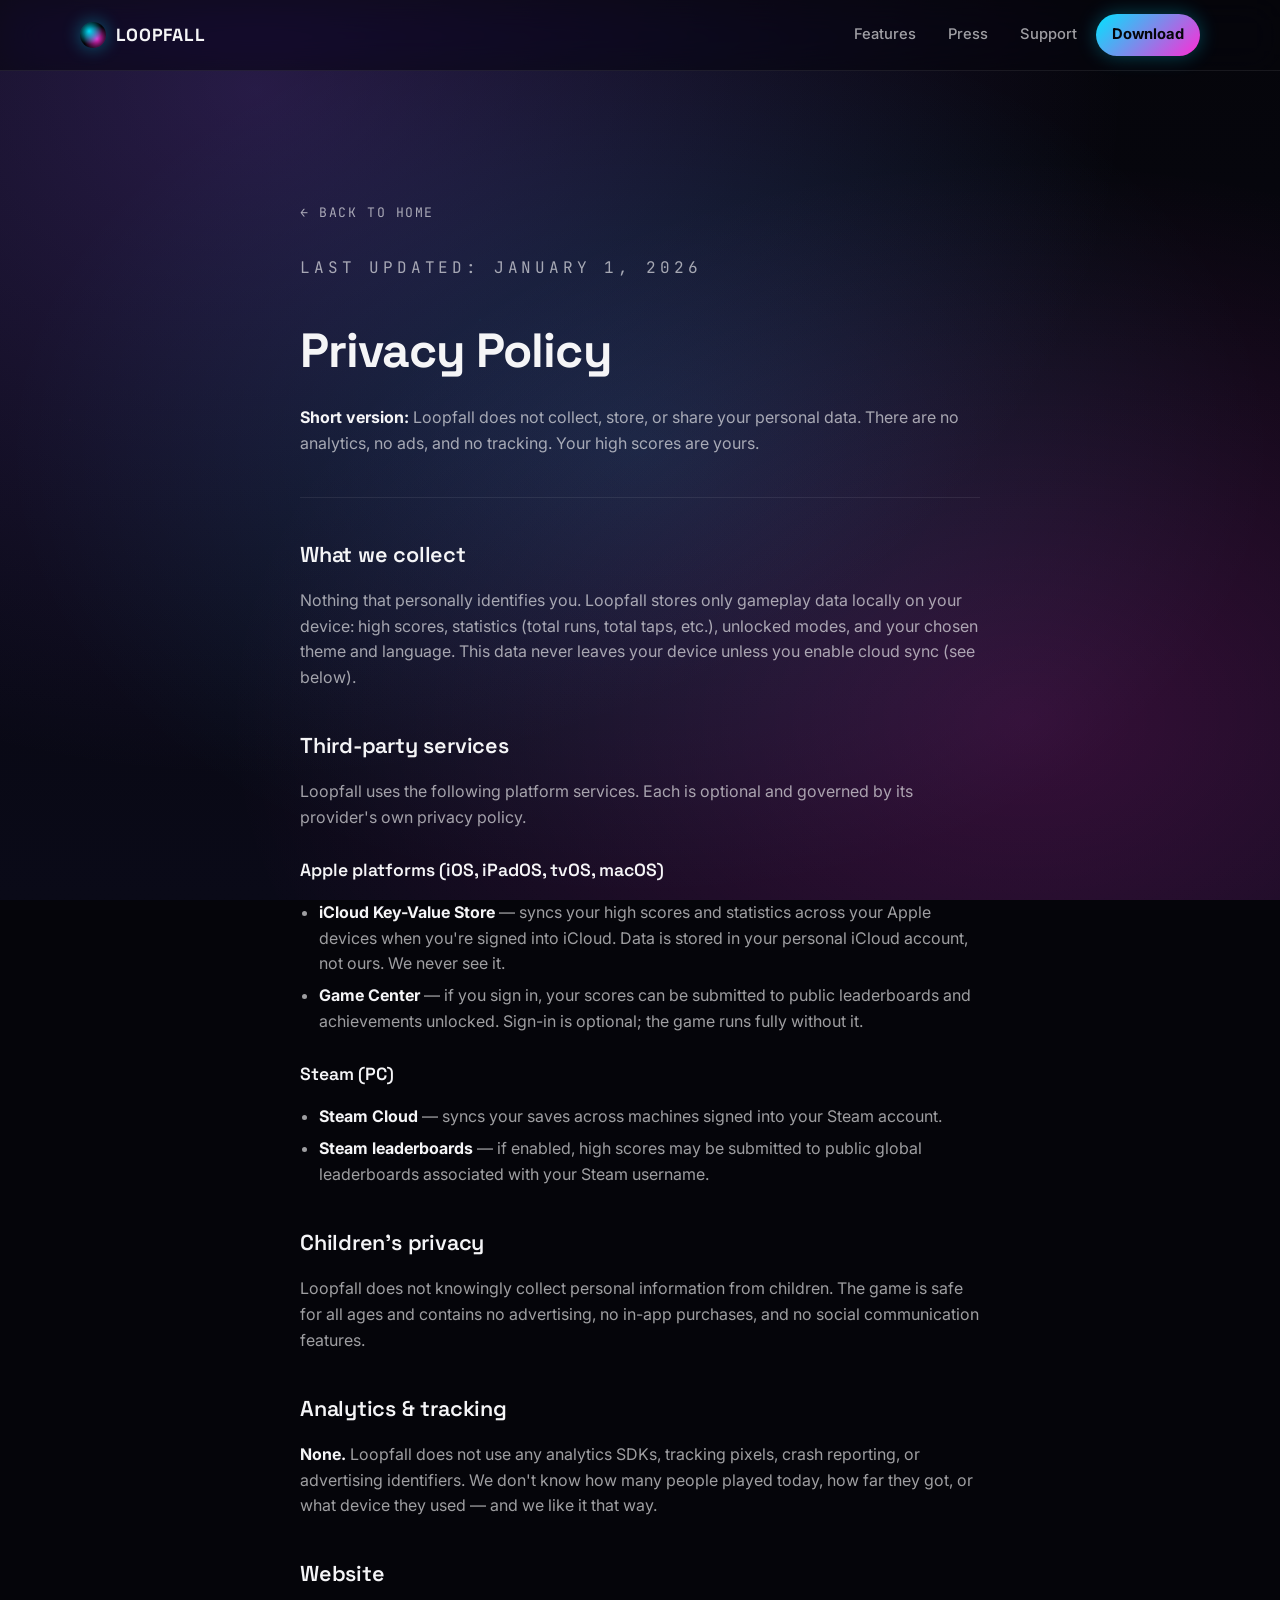
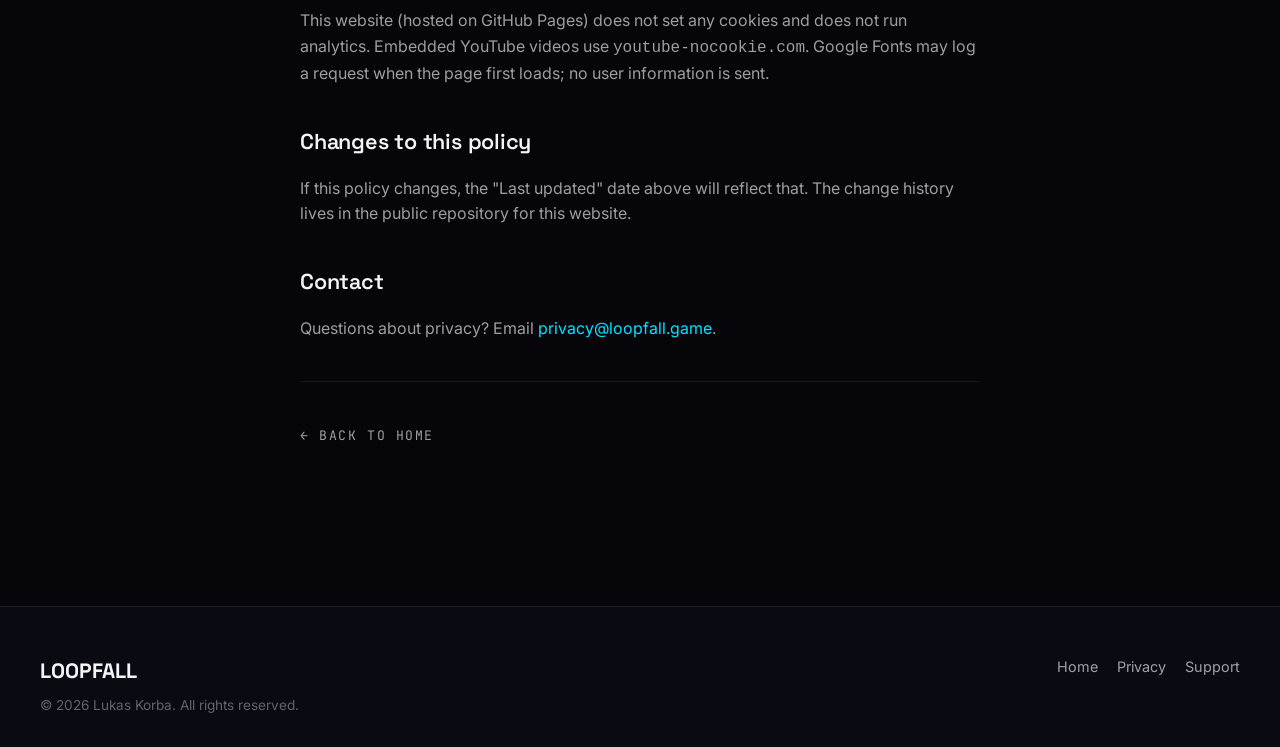
<file: docs/privacy.html>
<!DOCTYPE html>
<html lang="en">
<head>
  <meta charset="UTF-8">
  <meta name="viewport" content="width=device-width, initial-scale=1.0">
  <title>Privacy Policy — Loopfall</title>
  <meta name="description" content="Loopfall's privacy policy. The short version: we don't collect your personal data.">
  <meta name="theme-color" content="#05050a">
  <link rel="icon" type="image/png" href="assets/icons/favicon.png">
  <link rel="preconnect" href="https://fonts.googleapis.com">
  <link rel="preconnect" href="https://fonts.gstatic.com" crossorigin>
  <link href="https://fonts.googleapis.com/css2?family=Space+Grotesk:wght@400;500;600;700&family=Inter:wght@400;500;600&family=JetBrains+Mono:wght@400;500&display=swap" rel="stylesheet">
  <link rel="stylesheet" href="styles.css">
</head>
<body>
  <nav class="nav" aria-label="Primary">
    <div class="nav__inner">
      <a class="nav__brand" href="index.html">
        <span class="nav__mark" aria-hidden="true"></span>
        <span>LOOPFALL</span>
      </a>
      <div class="nav__links">
        <a href="index.html#features">Features</a>
        <a href="index.html#press">Press</a>
        <a href="support.html">Support</a>
        <a class="nav__cta" href="index.html#download">Download</a>
      </div>
    </div>
  </nav>

  <main class="longform">
    <a class="back-link" href="index.html">← Back to home</a>
    <p class="longform__kicker">Last updated: January 1, 2026</p>
    <h1>Privacy Policy</h1>

    <p>
      <strong>Short version:</strong> Loopfall does not collect, store, or share your personal data.
      There are no analytics, no ads, and no tracking. Your high scores are yours.
    </p>

    <hr>

    <h2>What we collect</h2>
    <p>
      Nothing that personally identifies you. Loopfall stores only gameplay data locally on your
      device: high scores, statistics (total runs, total taps, etc.), unlocked modes, and your
      chosen theme and language. This data never leaves your device unless you enable cloud sync
      (see below).
    </p>

    <h2>Third-party services</h2>
    <p>
      Loopfall uses the following platform services. Each is optional and governed by its provider's
      own privacy policy.
    </p>

    <h3>Apple platforms (iOS, iPadOS, tvOS, macOS)</h3>
    <ul>
      <li>
        <strong>iCloud Key-Value Store</strong> — syncs your high scores and statistics across your
        Apple devices when you're signed into iCloud. Data is stored in your personal iCloud account,
        not ours. We never see it.
      </li>
      <li>
        <strong>Game Center</strong> — if you sign in, your scores can be submitted to public
        leaderboards and achievements unlocked. Sign-in is optional; the game runs fully without it.
      </li>
    </ul>

    <h3>Steam (PC)</h3>
    <ul>
      <li>
        <strong>Steam Cloud</strong> — syncs your saves across machines signed into your Steam account.
      </li>
      <li>
        <strong>Steam leaderboards</strong> — if enabled, high scores may be submitted to public
        global leaderboards associated with your Steam username.
      </li>
    </ul>

    <h2>Children's privacy</h2>
    <p>
      Loopfall does not knowingly collect personal information from children. The game is safe for
      all ages and contains no advertising, no in-app purchases, and no social communication features.
    </p>

    <h2>Analytics &amp; tracking</h2>
    <p>
      <strong>None.</strong> Loopfall does not use any analytics SDKs, tracking pixels, crash
      reporting, or advertising identifiers. We don't know how many people played today, how far
      they got, or what device they used — and we like it that way.
    </p>

    <h2>Website</h2>
    <p>
      This website (hosted on GitHub Pages) does not set any cookies and does not run analytics.
      Embedded YouTube videos use <code>youtube-nocookie.com</code>. Google Fonts may log a request
      when the page first loads; no user information is sent.
    </p>

    <h2>Changes to this policy</h2>
    <p>
      If this policy changes, the "Last updated" date above will reflect that. The change history
      lives in the public repository for this website.
    </p>

    <h2>Contact</h2>
    <p>
      Questions about privacy? Email
      <a href="mailto:privacy@loopfall.game">privacy@loopfall.game</a>.
    </p>

    <hr>
    <a class="back-link" href="index.html">← Back to home</a>
  </main>

  <footer class="footer">
    <div class="footer__inner">
      <div class="footer__brand">
        <span class="footer__title">LOOPFALL</span>
        <span class="footer__meta">© <span id="js-year">2026</span> Lukas Korba. All rights reserved.</span>
      </div>
      <div class="footer__right">
        <div class="footer__links">
          <a href="index.html">Home</a>
          <a href="privacy.html">Privacy</a>
          <a href="support.html">Support</a>
        </div>
      </div>
    </div>
  </footer>

  <script src="script.js" defer></script>
</body>
</html>
</file>
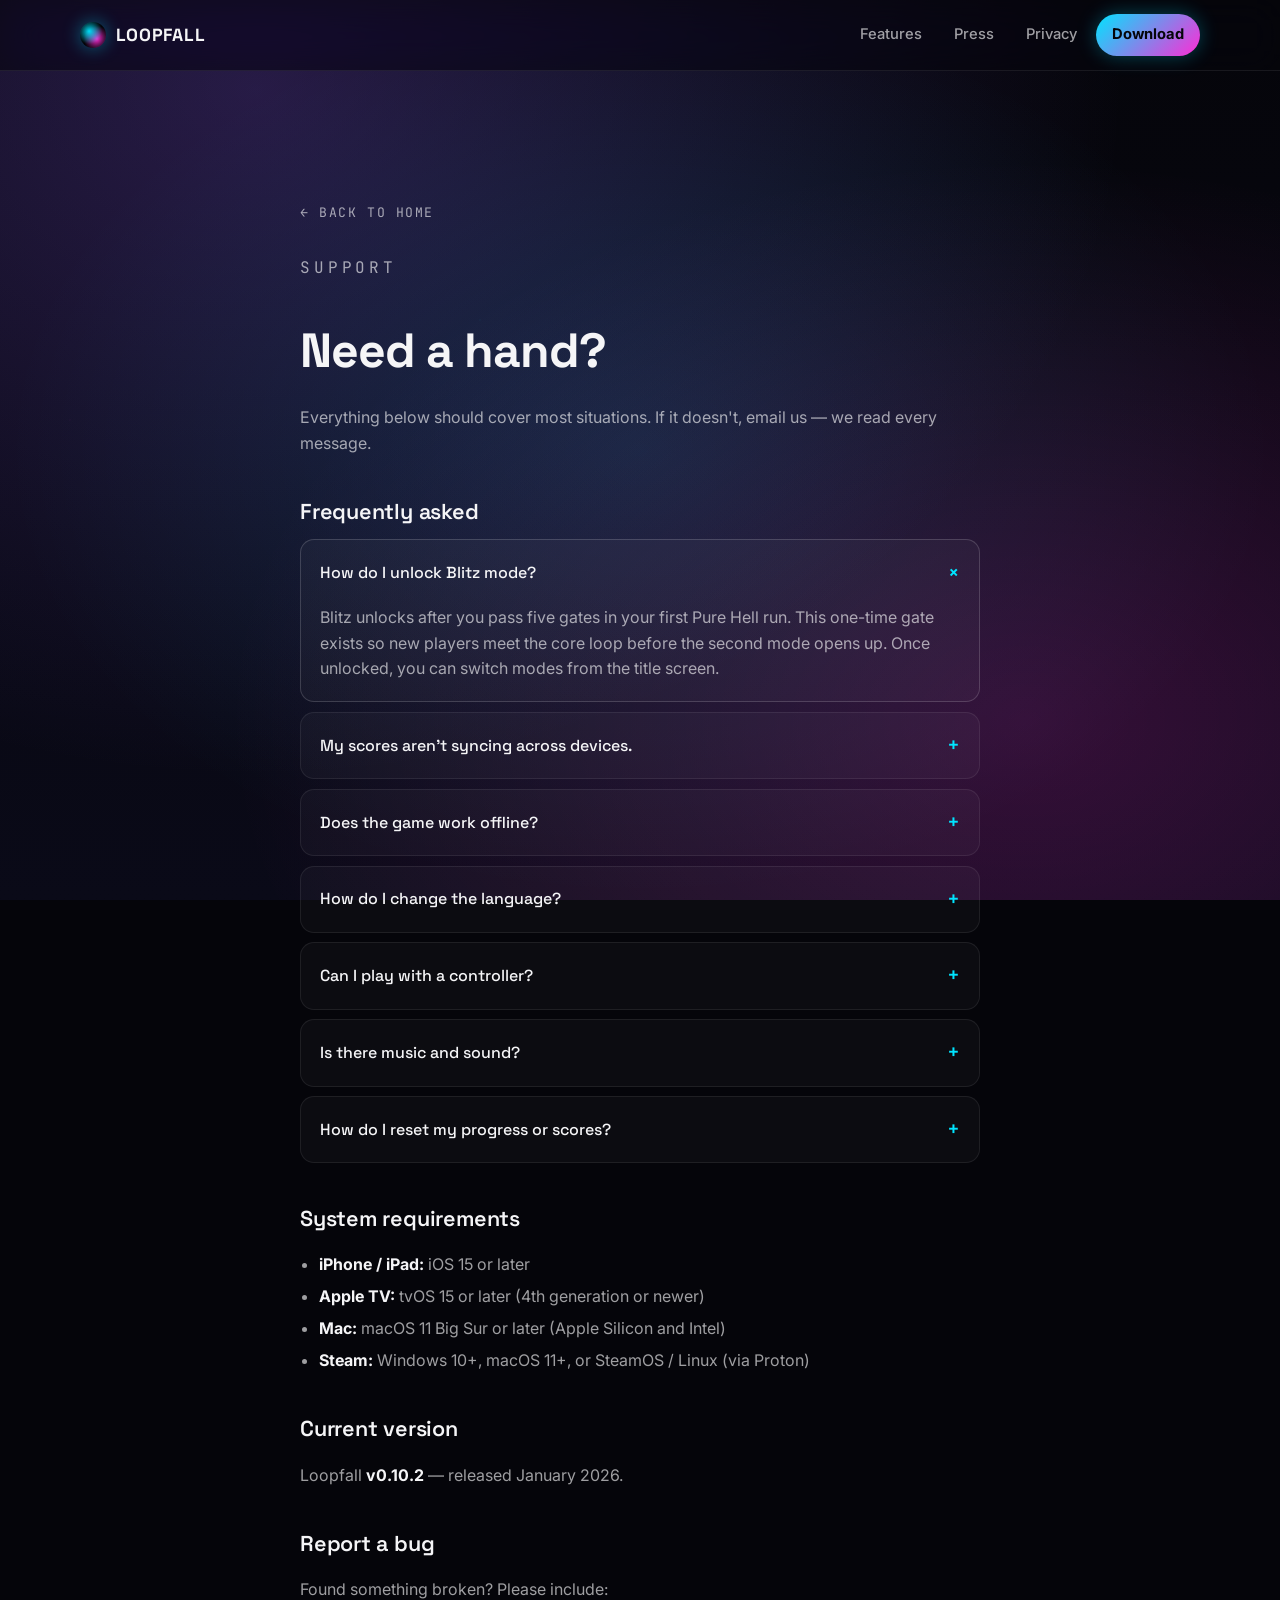
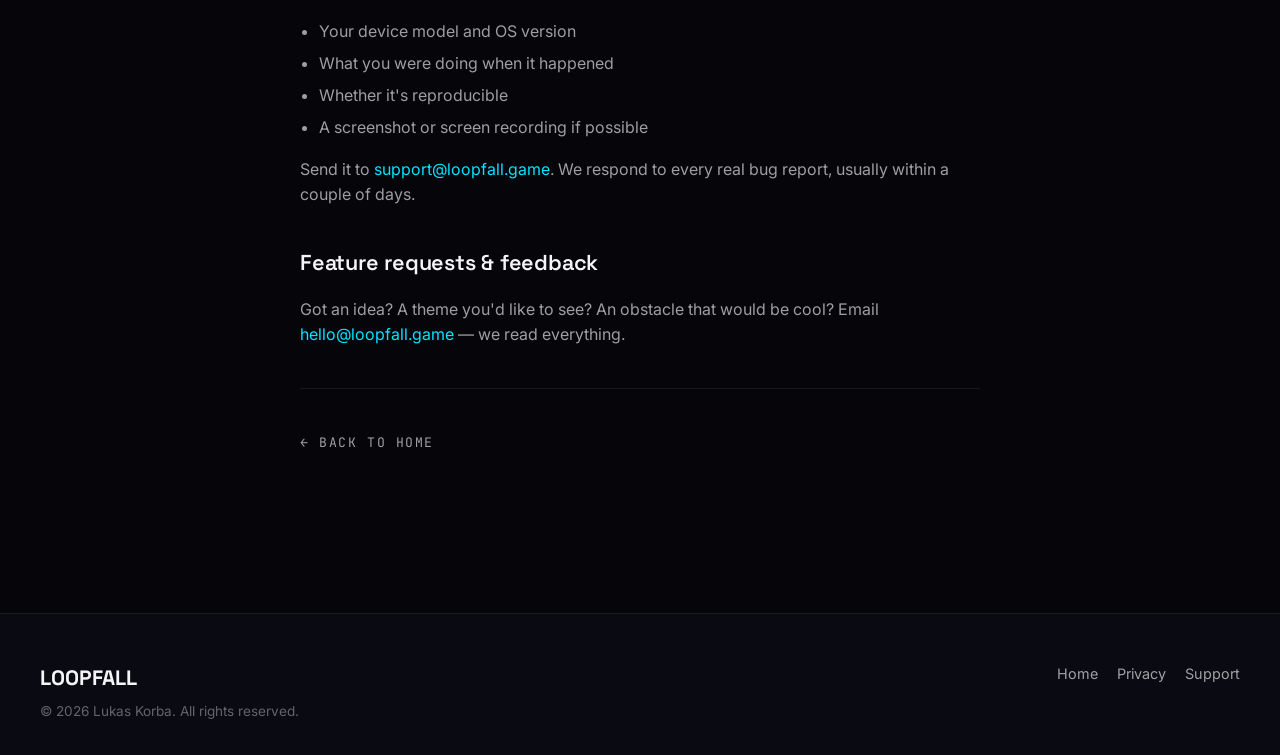
<file: docs/support.html>
<!DOCTYPE html>
<html lang="en">
<head>
  <meta charset="UTF-8">
  <meta name="viewport" content="width=device-width, initial-scale=1.0">
  <title>Support &amp; FAQ — Loopfall</title>
  <meta name="description" content="Loopfall support, FAQ, system requirements, and contact.">
  <meta name="theme-color" content="#05050a">
  <link rel="icon" type="image/png" href="assets/icons/favicon.png">
  <link rel="preconnect" href="https://fonts.googleapis.com">
  <link rel="preconnect" href="https://fonts.gstatic.com" crossorigin>
  <link href="https://fonts.googleapis.com/css2?family=Space+Grotesk:wght@400;500;600;700&family=Inter:wght@400;500;600&family=JetBrains+Mono:wght@400;500&display=swap" rel="stylesheet">
  <link rel="stylesheet" href="styles.css">
</head>
<body>
  <nav class="nav" aria-label="Primary">
    <div class="nav__inner">
      <a class="nav__brand" href="index.html">
        <span class="nav__mark" aria-hidden="true"></span>
        <span>LOOPFALL</span>
      </a>
      <div class="nav__links">
        <a href="index.html#features">Features</a>
        <a href="index.html#press">Press</a>
        <a href="privacy.html">Privacy</a>
        <a class="nav__cta" href="index.html#download">Download</a>
      </div>
    </div>
  </nav>

  <main class="longform">
    <a class="back-link" href="index.html">← Back to home</a>
    <p class="longform__kicker">Support</p>
    <h1>Need a hand?</h1>
    <p>Everything below should cover most situations. If it doesn't, email us — we read every message.</p>

    <h2>Frequently asked</h2>

    <details class="faq__item" open>
      <summary>How do I unlock Blitz mode?</summary>
      <div class="faq__body">
        <p>
          Blitz unlocks after you pass five gates in your first Pure Hell run. This one-time gate
          exists so new players meet the core loop before the second mode opens up. Once unlocked,
          you can switch modes from the title screen.
        </p>
      </div>
    </details>

    <details class="faq__item">
      <summary>My scores aren't syncing across devices.</summary>
      <div class="faq__body">
        <p>
          On Apple devices: scores sync via iCloud Key-Value Store. Make sure you're signed into the
          same iCloud account on both devices and that iCloud Drive is enabled in Settings.
          Sync can take up to a minute after a new high score is set.
        </p>
        <p>
          On Steam: Steam Cloud syncs saves across PCs signed into the same Steam account. Confirm
          Steam Cloud is enabled for Loopfall in your Steam library properties.
        </p>
      </div>
    </details>

    <details class="faq__item">
      <summary>Does the game work offline?</summary>
      <div class="faq__body">
        <p>
          Yes, fully. Loopfall requires no internet connection to play. Cloud sync and public
          leaderboards require a connection, but your local high scores are always available offline.
        </p>
      </div>
    </details>

    <details class="faq__item">
      <summary>How do I change the language?</summary>
      <div class="faq__body">
        <p>
          By default, Loopfall follows your system language. You can also set it manually from the
          Settings screen. Seven languages are supported: English, German, Spanish, French, Italian,
          Russian, and Brazilian Portuguese.
        </p>
      </div>
    </details>

    <details class="faq__item">
      <summary>Can I play with a controller?</summary>
      <div class="faq__body">
        <p>
          Yes. The game supports MFi / standard Bluetooth controllers on Apple platforms and
          Xbox / PlayStation / Steam controllers on Steam. The Apple TV version also fully
          supports the Siri Remote.
        </p>
      </div>
    </details>

    <details class="faq__item">
      <summary>Is there music and sound?</summary>
      <div class="faq__body">
        <p>
          There is. Each run is scored live. You can toggle music, sound effects, and voice
          independently from the Settings screen if you prefer silence or want to play with your
          own soundtrack.
        </p>
      </div>
    </details>

    <details class="faq__item">
      <summary>How do I reset my progress or scores?</summary>
      <div class="faq__body">
        <p>
          Deleting and reinstalling the app resets local progress. Note that if you had iCloud or
          Steam Cloud sync enabled, restoring from the cloud may bring previous scores back — you
          can turn off sync in your device settings before reinstalling to prevent this.
        </p>
      </div>
    </details>

    <h2>System requirements</h2>
    <ul>
      <li><strong>iPhone / iPad:</strong> iOS 15 or later</li>
      <li><strong>Apple TV:</strong> tvOS 15 or later (4th generation or newer)</li>
      <li><strong>Mac:</strong> macOS 11 Big Sur or later (Apple Silicon and Intel)</li>
      <li><strong>Steam:</strong> Windows 10+, macOS 11+, or SteamOS / Linux (via Proton)</li>
    </ul>

    <h2>Current version</h2>
    <p>Loopfall <strong>v0.10.2</strong> — released January 2026.</p>

    <h2>Report a bug</h2>
    <p>
      Found something broken? Please include:
    </p>
    <ul>
      <li>Your device model and OS version</li>
      <li>What you were doing when it happened</li>
      <li>Whether it's reproducible</li>
      <li>A screenshot or screen recording if possible</li>
    </ul>
    <p>
      Send it to <a href="mailto:support@loopfall.game">support@loopfall.game</a>. We respond to
      every real bug report, usually within a couple of days.
    </p>

    <h2>Feature requests &amp; feedback</h2>
    <p>
      Got an idea? A theme you'd like to see? An obstacle that would be cool? Email
      <a href="mailto:hello@loopfall.game">hello@loopfall.game</a> — we read everything.
    </p>

    <hr>
    <a class="back-link" href="index.html">← Back to home</a>
  </main>

  <footer class="footer">
    <div class="footer__inner">
      <div class="footer__brand">
        <span class="footer__title">LOOPFALL</span>
        <span class="footer__meta">© <span id="js-year">2026</span> Lukas Korba. All rights reserved.</span>
      </div>
      <div class="footer__right">
        <div class="footer__links">
          <a href="index.html">Home</a>
          <a href="privacy.html">Privacy</a>
          <a href="support.html">Support</a>
        </div>
      </div>
    </div>
  </footer>

  <script src="script.js" defer></script>
</body>
</html>
</file>
<file: docs/styles.css>
/* =========================================================================
   Loopfall — marketing site styles
   Palette mirrors the game's neon-on-dark aesthetic (chromatic aberration,
   dark track, three-color contrast rule: cyan / magenta / yellow accents).
   ========================================================================= */

:root {
  /* Base surfaces */
  --bg-void:        #05050a;
  --bg-deep:        #0a0a12;
  --bg-elevated:    #11111c;
  --bg-card:        rgba(255, 255, 255, 0.03);
  --bg-card-hover:  rgba(255, 255, 255, 0.05);
  --border-subtle:  rgba(255, 255, 255, 0.08);
  --border-strong:  rgba(255, 255, 255, 0.16);

  /* Text */
  --text-primary:   #f5f5f7;
  --text-secondary: rgba(245, 245, 247, 0.64);
  --text-tertiary:  rgba(245, 245, 247, 0.38);

  /* Neon accents — the game's identity */
  --neon-cyan:      #00e5ff;
  --neon-magenta:   #ff2bd6;
  --neon-yellow:    #ffd60a;
  --neon-violet:    #8b5cf6;
  --neon-green:     #00ff88;

  /* Gradients */
  --grad-hero:      radial-gradient(ellipse at 20% 10%, rgba(139, 92, 246, 0.25), transparent 60%),
                    radial-gradient(ellipse at 80% 80%, rgba(255, 43, 214, 0.18), transparent 55%),
                    radial-gradient(ellipse at 50% 50%, rgba(0, 229, 255, 0.12), transparent 70%),
                    linear-gradient(180deg, #05050a 0%, #0a0a18 100%);
  --grad-accent:    linear-gradient(135deg, var(--neon-cyan) 0%, var(--neon-magenta) 100%);
  --grad-accent-soft: linear-gradient(135deg, rgba(0, 229, 255, 0.15) 0%, rgba(255, 43, 214, 0.15) 100%);

  /* Shadows / glows */
  --glow-cyan:      0 0 40px rgba(0, 229, 255, 0.35);
  --glow-magenta:   0 0 40px rgba(255, 43, 214, 0.35);
  --shadow-card:    0 20px 60px -30px rgba(0, 0, 0, 0.8),
                    0 1px 0 rgba(255, 255, 255, 0.04) inset;

  /* Typography */
  --font-display:   "Space Grotesk", system-ui, -apple-system, sans-serif;
  --font-body:      "Inter", system-ui, -apple-system, sans-serif;
  --font-mono:      "JetBrains Mono", ui-monospace, "SF Mono", Menlo, monospace;

  /* Layout */
  --maxw:           1200px;
  --pad-x:          clamp(1.25rem, 4vw, 2.5rem);
  --section-y:      clamp(4rem, 10vw, 8rem);
  --radius-sm:      8px;
  --radius-md:      14px;
  --radius-lg:      24px;

  /* Motion */
  --ease-out:       cubic-bezier(0.16, 1, 0.3, 1);
  --ease-in-out:    cubic-bezier(0.65, 0, 0.35, 1);
}

/* Reset */
*, *::before, *::after { box-sizing: border-box; }
html { scroll-behavior: smooth; -webkit-text-size-adjust: 100%; }
body {
  margin: 0;
  background: var(--bg-void);
  color: var(--text-primary);
  font-family: var(--font-body);
  font-size: 16px;
  line-height: 1.6;
  -webkit-font-smoothing: antialiased;
  -moz-osx-font-smoothing: grayscale;
  overflow-x: hidden;
}
img, video, iframe { max-width: 100%; display: block; }
a { color: var(--neon-cyan); text-decoration: none; transition: color 160ms var(--ease-out); }
a:hover { color: var(--neon-magenta); }
button { font-family: inherit; cursor: pointer; }

/* Ambient backdrop — low-res animated gradient noise */
body::before {
  content: "";
  position: fixed;
  inset: 0;
  z-index: -2;
  background: var(--grad-hero);
  pointer-events: none;
}
body::after {
  content: "";
  position: fixed;
  inset: 0;
  z-index: -1;
  pointer-events: none;
  background-image:
    radial-gradient(1px 1px at 20% 30%, rgba(255,255,255,0.35), transparent 50%),
    radial-gradient(1px 1px at 70% 80%, rgba(255,255,255,0.22), transparent 50%),
    radial-gradient(1px 1px at 90% 10%, rgba(255,255,255,0.28), transparent 50%),
    radial-gradient(1px 1px at 40% 90%, rgba(255,255,255,0.18), transparent 50%),
    radial-gradient(2px 2px at 60% 40%, rgba(0,229,255,0.18), transparent 50%),
    radial-gradient(2px 2px at 10% 60%, rgba(255,43,214,0.18), transparent 50%);
  background-size: 400px 400px, 500px 500px, 300px 300px, 600px 600px, 800px 800px, 700px 700px;
  opacity: 0.5;
  animation: drift 80s linear infinite;
}
@keyframes drift {
  from { background-position: 0 0, 0 0, 0 0, 0 0, 0 0, 0 0; }
  to   { background-position: 400px 400px, -500px 500px, 300px -300px, -600px 600px, 800px -800px, -700px 700px; }
}

@media (prefers-reduced-motion: reduce) {
  body::after { animation: none; }
  *, *::before, *::after {
    animation-duration: 0.01ms !important;
    animation-iteration-count: 1 !important;
    transition-duration: 0.01ms !important;
  }
  html { scroll-behavior: auto; }
}

/* =========================================================================
   Nav
   ========================================================================= */
.nav {
  position: sticky;
  top: 0;
  z-index: 50;
  backdrop-filter: saturate(180%) blur(18px);
  -webkit-backdrop-filter: saturate(180%) blur(18px);
  background: rgba(5, 5, 10, 0.6);
  border-bottom: 1px solid var(--border-subtle);
}
.nav__inner {
  max-width: var(--maxw);
  margin: 0 auto;
  padding: 0.9rem var(--pad-x);
  display: flex;
  align-items: center;
  justify-content: space-between;
  gap: 1rem;
}
.nav__brand {
  font-family: var(--font-display);
  font-weight: 700;
  font-size: 1.1rem;
  letter-spacing: 0.04em;
  color: var(--text-primary);
  display: inline-flex;
  align-items: center;
  gap: 0.6rem;
}
.nav__brand:hover { color: var(--text-primary); }
.nav__mark {
  width: 26px; height: 26px;
  border-radius: 50%;
  background:
    radial-gradient(circle at 35% 35%, var(--neon-cyan), transparent 55%),
    radial-gradient(circle at 65% 65%, var(--neon-magenta), transparent 55%),
    var(--bg-void);
  box-shadow: 0 0 18px rgba(0, 229, 255, 0.4), inset 0 0 8px rgba(0, 0, 0, 0.6);
}
.nav__links {
  display: flex;
  gap: 0.4rem;
  align-items: center;
}
.nav__links a {
  color: var(--text-secondary);
  font-weight: 500;
  font-size: 0.92rem;
  padding: 0.5rem 0.8rem;
  border-radius: var(--radius-sm);
  transition: color 160ms, background 160ms;
}
.nav__links a:hover {
  color: var(--text-primary);
  background: var(--bg-card);
}
.nav__cta {
  padding: 0.55rem 1rem !important;
  background: var(--grad-accent);
  color: #05050a !important;
  font-weight: 700 !important;
  border-radius: 999px !important;
  box-shadow: 0 0 20px rgba(0, 229, 255, 0.3);
}
.nav__cta:hover { transform: translateY(-1px); color: #05050a !important; }

@media (max-width: 640px) {
  .nav__links a:not(.nav__cta) { display: none; }
}

/* =========================================================================
   Hero
   ========================================================================= */
.hero {
  position: relative;
  padding: clamp(4rem, 10vh, 7rem) var(--pad-x) clamp(4rem, 10vh, 6rem);
  min-height: 92vh;
  display: flex;
  align-items: center;
  justify-content: center;
  overflow: hidden;
}
.hero__torus {
  position: absolute;
  top: 50%;
  left: 50%;
  transform: translate(-50%, -50%);
  width: min(90vw, 900px);
  aspect-ratio: 1;
  opacity: 0.35;
  pointer-events: none;
  animation: slow-spin 60s linear infinite;
}
@keyframes slow-spin {
  from { transform: translate(-50%, -50%) rotate(0deg); }
  to   { transform: translate(-50%, -50%) rotate(360deg); }
}
.hero__inner {
  position: relative;
  text-align: center;
  max-width: 880px;
  z-index: 2;
}
.hero__eyebrow {
  display: inline-block;
  font-family: var(--font-mono);
  font-size: 0.78rem;
  letter-spacing: 0.24em;
  text-transform: uppercase;
  color: var(--neon-cyan);
  padding: 0.4rem 0.9rem;
  border: 1px solid rgba(0, 229, 255, 0.3);
  border-radius: 999px;
  background: rgba(0, 229, 255, 0.06);
  margin-bottom: 1.6rem;
}

/* Title with chromatic aberration — mirrors the game's CMYK channel split */
.hero__title {
  font-family: var(--font-display);
  font-weight: 700;
  font-size: clamp(3.5rem, 11vw, 8.5rem);
  line-height: 0.95;
  letter-spacing: -0.03em;
  margin: 0 0 1.2rem;
  position: relative;
  color: var(--text-primary);
  text-shadow:
    -0.035em 0 rgba(0, 229, 255, 0.7),
     0.035em 0 rgba(255, 43, 214, 0.7);
  animation: chromaShift 6s ease-in-out infinite;
}
@keyframes chromaShift {
  0%, 100% {
    text-shadow:
      -0.035em 0 rgba(0, 229, 255, 0.7),
       0.035em 0 rgba(255, 43, 214, 0.7);
  }
  50% {
    text-shadow:
      -0.018em -0.004em rgba(0, 229, 255, 0.85),
       0.018em  0.004em rgba(255, 43, 214, 0.85),
       0 0 0.3em rgba(255, 214, 10, 0.15);
  }
}

.hero__tagline {
  font-size: clamp(1.1rem, 2.4vw, 1.5rem);
  color: var(--text-secondary);
  max-width: 32ch;
  margin: 0 auto 2.4rem;
  line-height: 1.45;
}
.hero__tagline strong {
  color: var(--text-primary);
  font-weight: 600;
}

.hero__ctas {
  display: flex;
  gap: 1rem;
  justify-content: center;
  flex-wrap: wrap;
  align-items: center;
}

/* App Store badge (approximation of Apple's black badge — replace with official asset) */
.appstore-badge {
  display: inline-flex;
  align-items: center;
  gap: 0.7rem;
  padding: 0.75rem 1.25rem;
  background: #000;
  border: 1px solid rgba(255,255,255,0.2);
  border-radius: 12px;
  color: #fff !important;
  text-decoration: none;
  transition: transform 160ms var(--ease-out), box-shadow 160ms;
  min-height: 52px;
}
.appstore-badge:hover {
  transform: translateY(-2px);
  box-shadow: var(--glow-cyan);
  color: #fff !important;
}
.appstore-badge svg { flex-shrink: 0; }
.appstore-badge__kicker {
  display: block;
  font-size: 0.65rem;
  letter-spacing: 0.08em;
  color: rgba(255,255,255,0.7);
  line-height: 1;
  margin-bottom: 2px;
}
.appstore-badge__label {
  font-size: 1.15rem;
  font-weight: 500;
  line-height: 1;
}

.btn-ghost {
  display: inline-flex;
  align-items: center;
  gap: 0.5rem;
  padding: 0.85rem 1.4rem;
  border: 1px solid var(--border-strong);
  background: var(--bg-card);
  color: var(--text-primary) !important;
  border-radius: 12px;
  font-weight: 500;
  font-size: 0.95rem;
  transition: background 160ms, border-color 160ms, transform 160ms;
  min-height: 52px;
}
.btn-ghost:hover {
  background: var(--bg-card-hover);
  border-color: var(--neon-cyan);
  transform: translateY(-2px);
}

.hero__platforms {
  margin-top: 2.2rem;
  display: flex;
  justify-content: center;
  align-items: center;
  gap: 1.6rem;
  flex-wrap: wrap;
  color: var(--text-tertiary);
  font-size: 0.82rem;
  letter-spacing: 0.14em;
  text-transform: uppercase;
  font-family: var(--font-mono);
}
.hero__platforms span {
  display: inline-flex;
  align-items: center;
  gap: 0.4rem;
}

/* =========================================================================
   Section scaffold
   ========================================================================= */
.section {
  padding: var(--section-y) var(--pad-x);
  max-width: var(--maxw);
  margin: 0 auto;
  position: relative;
}
.section__head {
  margin-bottom: clamp(2rem, 5vw, 3.5rem);
}
.section__eyebrow {
  font-family: var(--font-mono);
  font-size: 0.78rem;
  letter-spacing: 0.24em;
  text-transform: uppercase;
  color: var(--neon-magenta);
  margin: 0 0 0.9rem;
}
.section__title {
  font-family: var(--font-display);
  font-weight: 700;
  font-size: clamp(2rem, 5vw, 3.5rem);
  line-height: 1.05;
  letter-spacing: -0.02em;
  margin: 0 0 0.6rem;
}
.section__lede {
  font-size: 1.1rem;
  color: var(--text-secondary);
  max-width: 60ch;
  margin: 0;
}

/* =========================================================================
   Trailer
   ========================================================================= */
.trailer__frame {
  position: relative;
  aspect-ratio: 16 / 9;
  border-radius: var(--radius-lg);
  overflow: hidden;
  background: var(--bg-elevated);
  border: 1px solid var(--border-subtle);
  box-shadow: var(--shadow-card);
}
.trailer__frame::before {
  content: "";
  position: absolute;
  inset: -2px;
  border-radius: var(--radius-lg);
  background: var(--grad-accent);
  opacity: 0;
  transition: opacity 300ms var(--ease-out);
  z-index: -1;
  filter: blur(20px);
}
.trailer__frame:hover::before { opacity: 0.6; }
.trailer__frame iframe { width: 100%; height: 100%; border: 0; }

/* =========================================================================
   Features
   ========================================================================= */
.features {
  display: grid;
  grid-template-columns: repeat(auto-fit, minmax(280px, 1fr));
  gap: 1.2rem;
}
.feature {
  padding: 1.8rem;
  background: var(--bg-card);
  border: 1px solid var(--border-subtle);
  border-radius: var(--radius-md);
  transition: background 220ms var(--ease-out), border-color 220ms, transform 220ms;
  position: relative;
  overflow: hidden;
}
.feature::before {
  content: "";
  position: absolute;
  top: 0; left: 0; right: 0;
  height: 2px;
  background: var(--grad-accent);
  opacity: 0;
  transition: opacity 220ms var(--ease-out);
}
.feature:hover {
  background: var(--bg-card-hover);
  border-color: var(--border-strong);
  transform: translateY(-3px);
}
.feature:hover::before { opacity: 1; }
.feature__icon {
  width: 44px; height: 44px;
  border-radius: 10px;
  background: var(--grad-accent-soft);
  border: 1px solid var(--border-subtle);
  display: flex;
  align-items: center;
  justify-content: center;
  margin-bottom: 1.2rem;
  color: var(--neon-cyan);
}
.feature__title {
  font-family: var(--font-display);
  font-weight: 600;
  font-size: 1.2rem;
  margin: 0 0 0.4rem;
  color: var(--text-primary);
  letter-spacing: -0.01em;
}
.feature__desc {
  color: var(--text-secondary);
  font-size: 0.95rem;
  margin: 0;
  line-height: 1.55;
}

/* =========================================================================
   Screenshot gallery — horizontal snap-scroll
   ========================================================================= */
.gallery {
  position: relative;
  margin: 0 calc(-1 * var(--pad-x));
  padding: 0 var(--pad-x);
  overflow-x: auto;
  overflow-y: hidden;
  scroll-snap-type: x mandatory;
  scrollbar-width: thin;
  scrollbar-color: var(--border-strong) transparent;
}
.gallery::-webkit-scrollbar { height: 6px; }
.gallery::-webkit-scrollbar-track { background: transparent; }
.gallery::-webkit-scrollbar-thumb { background: var(--border-strong); border-radius: 3px; }

.gallery__track {
  display: flex;
  gap: 1rem;
  padding-bottom: 1rem;
}
.shot {
  flex: 0 0 auto;
  width: clamp(240px, 70vw, 520px);
  aspect-ratio: 16 / 9;
  background: var(--bg-elevated);
  border: 1px solid var(--border-subtle);
  border-radius: var(--radius-md);
  overflow: hidden;
  scroll-snap-align: start;
  position: relative;
  cursor: zoom-in;
  transition: transform 220ms var(--ease-out), border-color 220ms;
}
.shot:hover { transform: scale(1.015); border-color: var(--neon-cyan); }
.shot img {
  width: 100%;
  height: 100%;
  object-fit: cover;
  transition: transform 400ms var(--ease-out);
}
.shot:hover img { transform: scale(1.03); }

/* Placeholder state — visible if the image 404s or is missing */
.shot__placeholder {
  position: absolute;
  inset: 0;
  display: flex;
  flex-direction: column;
  align-items: center;
  justify-content: center;
  color: var(--text-tertiary);
  font-family: var(--font-mono);
  font-size: 0.8rem;
  letter-spacing: 0.12em;
  text-transform: uppercase;
  background:
    linear-gradient(135deg, rgba(0, 229, 255, 0.06) 0%, rgba(255, 43, 214, 0.06) 100%),
    var(--bg-elevated);
  background-size: 40px 40px;
  pointer-events: none;
  z-index: 0;
  text-align: center;
  padding: 1rem;
}
.shot img + .shot__placeholder { display: none; }
.shot__placeholder::before {
  content: "";
  width: 40px; height: 40px;
  border-radius: 50%;
  background: var(--grad-accent-soft);
  border: 1px dashed var(--border-strong);
  margin-bottom: 0.8rem;
}

/* Lightbox */
.lightbox {
  position: fixed;
  inset: 0;
  z-index: 100;
  background: rgba(5, 5, 10, 0.92);
  backdrop-filter: blur(20px);
  -webkit-backdrop-filter: blur(20px);
  display: flex;
  align-items: center;
  justify-content: center;
  padding: var(--pad-x);
  opacity: 0;
  pointer-events: none;
  transition: opacity 220ms var(--ease-out);
}
.lightbox.is-open { opacity: 1; pointer-events: auto; }
.lightbox img {
  max-width: min(90vw, 1400px);
  max-height: 85vh;
  border-radius: var(--radius-md);
  box-shadow: 0 40px 100px -20px rgba(0,0,0,0.8);
}
.lightbox__close {
  position: absolute;
  top: 1rem;
  right: 1rem;
  width: 44px;
  height: 44px;
  border-radius: 50%;
  background: var(--bg-card);
  border: 1px solid var(--border-strong);
  color: var(--text-primary);
  font-size: 1.5rem;
  display: flex;
  align-items: center;
  justify-content: center;
}
.lightbox__close:hover { background: var(--bg-card-hover); border-color: var(--neon-cyan); }

/* =========================================================================
   Press kit
   ========================================================================= */
.press {
  display: grid;
  grid-template-columns: repeat(auto-fit, minmax(260px, 1fr));
  gap: 1.2rem;
}
.press__card {
  padding: 1.6rem;
  background: var(--bg-card);
  border: 1px solid var(--border-subtle);
  border-radius: var(--radius-md);
  transition: background 220ms, border-color 220ms;
}
.press__card:hover { background: var(--bg-card-hover); border-color: var(--border-strong); }
.press__card h3 {
  font-family: var(--font-display);
  font-weight: 600;
  font-size: 1rem;
  margin: 0 0 0.4rem;
  letter-spacing: 0.02em;
  color: var(--text-primary);
}
.press__card p {
  color: var(--text-secondary);
  font-size: 0.9rem;
  margin: 0 0 1rem;
}
.press__link {
  display: inline-flex;
  align-items: center;
  gap: 0.4rem;
  font-family: var(--font-mono);
  font-size: 0.8rem;
  letter-spacing: 0.08em;
  text-transform: uppercase;
  color: var(--neon-cyan);
}
.press__link:hover { color: var(--neon-magenta); }

.press__copy {
  background: var(--bg-void);
  border: 1px solid var(--border-subtle);
  border-radius: var(--radius-sm);
  padding: 0.9rem;
  font-family: var(--font-mono);
  font-size: 0.82rem;
  color: var(--text-secondary);
  white-space: pre-wrap;
  margin: 0 0 0.6rem;
  max-height: 8rem;
  overflow-y: auto;
}
.copy-btn {
  font-family: var(--font-mono);
  font-size: 0.75rem;
  letter-spacing: 0.1em;
  text-transform: uppercase;
  padding: 0.4rem 0.8rem;
  background: transparent;
  border: 1px solid var(--border-strong);
  color: var(--text-secondary);
  border-radius: 999px;
  transition: color 160ms, border-color 160ms;
}
.copy-btn:hover { color: var(--neon-cyan); border-color: var(--neon-cyan); }
.copy-btn.is-copied { color: var(--neon-green); border-color: var(--neon-green); }

/* =========================================================================
   CTA strip above footer
   ========================================================================= */
.cta-strip {
  max-width: var(--maxw);
  margin: 0 auto var(--section-y);
  padding: clamp(2.5rem, 6vw, 4rem) var(--pad-x);
  border-radius: var(--radius-lg);
  background:
    radial-gradient(ellipse at 30% 30%, rgba(0, 229, 255, 0.15), transparent 60%),
    radial-gradient(ellipse at 70% 70%, rgba(255, 43, 214, 0.15), transparent 60%),
    var(--bg-elevated);
  border: 1px solid var(--border-subtle);
  text-align: center;
}
.cta-strip h2 {
  font-family: var(--font-display);
  font-weight: 700;
  font-size: clamp(1.8rem, 4vw, 2.6rem);
  margin: 0 0 0.6rem;
  letter-spacing: -0.02em;
}
.cta-strip p {
  color: var(--text-secondary);
  margin: 0 0 1.8rem;
}

/* =========================================================================
   Footer
   ========================================================================= */
.footer {
  border-top: 1px solid var(--border-subtle);
  background: var(--bg-deep);
  padding: 3rem var(--pad-x) 2rem;
}
.footer__inner {
  max-width: var(--maxw);
  margin: 0 auto;
  display: grid;
  grid-template-columns: 1fr auto;
  gap: 2rem;
  align-items: start;
}
.footer__brand {
  display: flex;
  flex-direction: column;
  gap: 0.4rem;
}
.footer__title {
  font-family: var(--font-display);
  font-weight: 700;
  font-size: 1.3rem;
  color: var(--text-primary);
}
.footer__meta {
  color: var(--text-tertiary);
  font-size: 0.85rem;
}
.footer__meta a { color: var(--text-secondary); }
.footer__right {
  display: flex;
  flex-direction: column;
  gap: 1rem;
  align-items: flex-end;
}
.footer__links {
  display: flex;
  gap: 1.2rem;
  flex-wrap: wrap;
}
.footer__links a {
  color: var(--text-secondary);
  font-size: 0.9rem;
}
.footer__social {
  display: flex;
  gap: 0.6rem;
}
.footer__social a {
  width: 36px; height: 36px;
  border-radius: 50%;
  border: 1px solid var(--border-subtle);
  display: flex;
  align-items: center;
  justify-content: center;
  color: var(--text-secondary);
  transition: border-color 160ms, color 160ms, transform 160ms;
}
.footer__social a:hover {
  border-color: var(--neon-cyan);
  color: var(--neon-cyan);
  transform: translateY(-2px);
}
@media (max-width: 640px) {
  .footer__inner { grid-template-columns: 1fr; }
  .footer__right { align-items: flex-start; }
}

/* =========================================================================
   Long-form (privacy, support)
   ========================================================================= */
.longform {
  max-width: 760px;
  margin: 0 auto;
  padding: var(--section-y) var(--pad-x);
}
.longform h1 {
  font-family: var(--font-display);
  font-weight: 700;
  font-size: clamp(2rem, 5vw, 3rem);
  letter-spacing: -0.02em;
  margin: 0 0 0.4rem;
}
.longform__kicker {
  font-family: var(--font-mono);
  font-size: 0.78rem;
  letter-spacing: 0.24em;
  text-transform: uppercase;
  color: var(--neon-cyan);
  margin: 0 0 2rem;
}
.longform h2 {
  font-family: var(--font-display);
  font-weight: 600;
  font-size: 1.35rem;
  margin: 2.4rem 0 0.6rem;
  letter-spacing: -0.01em;
}
.longform h3 {
  font-family: var(--font-display);
  font-weight: 600;
  font-size: 1.1rem;
  margin: 1.6rem 0 0.4rem;
}
.longform p, .longform li {
  color: var(--text-secondary);
  font-size: 1rem;
}
.longform ul { padding-left: 1.2rem; }
.longform li + li { margin-top: 0.4rem; }
.longform strong { color: var(--text-primary); }
.longform hr {
  border: 0;
  border-top: 1px solid var(--border-subtle);
  margin: 2.5rem 0;
}

.back-link {
  display: inline-flex;
  align-items: center;
  gap: 0.4rem;
  font-family: var(--font-mono);
  font-size: 0.82rem;
  letter-spacing: 0.12em;
  text-transform: uppercase;
  color: var(--text-secondary);
  margin-bottom: 2rem;
}
.back-link:hover { color: var(--neon-cyan); }

/* FAQ accordion */
.faq__item {
  border: 1px solid var(--border-subtle);
  border-radius: var(--radius-md);
  background: var(--bg-card);
  margin-bottom: 0.6rem;
  overflow: hidden;
}
.faq__item[open] { border-color: var(--border-strong); }
.faq__item summary {
  cursor: pointer;
  padding: 1rem 1.2rem;
  font-family: var(--font-display);
  font-weight: 500;
  font-size: 1rem;
  color: var(--text-primary);
  list-style: none;
  display: flex;
  justify-content: space-between;
  align-items: center;
  gap: 1rem;
}
.faq__item summary::-webkit-details-marker { display: none; }
.faq__item summary::after {
  content: "+";
  font-size: 1.3rem;
  color: var(--neon-cyan);
  transition: transform 220ms var(--ease-out);
}
.faq__item[open] summary::after { transform: rotate(45deg); }
.faq__body {
  padding: 0 1.2rem 1.2rem;
  color: var(--text-secondary);
}
.faq__body p { margin: 0; }
.faq__body p + p { margin-top: 0.6rem; }

/* =========================================================================
   Scroll-reveal
   ========================================================================= */
.reveal {
  opacity: 0;
  transform: translateY(24px);
  transition: opacity 600ms var(--ease-out), transform 600ms var(--ease-out);
}
.reveal.is-visible {
  opacity: 1;
  transform: translateY(0);
}

/* Utility */
.sr-only {
  position: absolute;
  width: 1px; height: 1px;
  padding: 0; margin: -1px;
  overflow: hidden;
  clip: rect(0,0,0,0);
  white-space: nowrap;
  border: 0;
}
</file>
